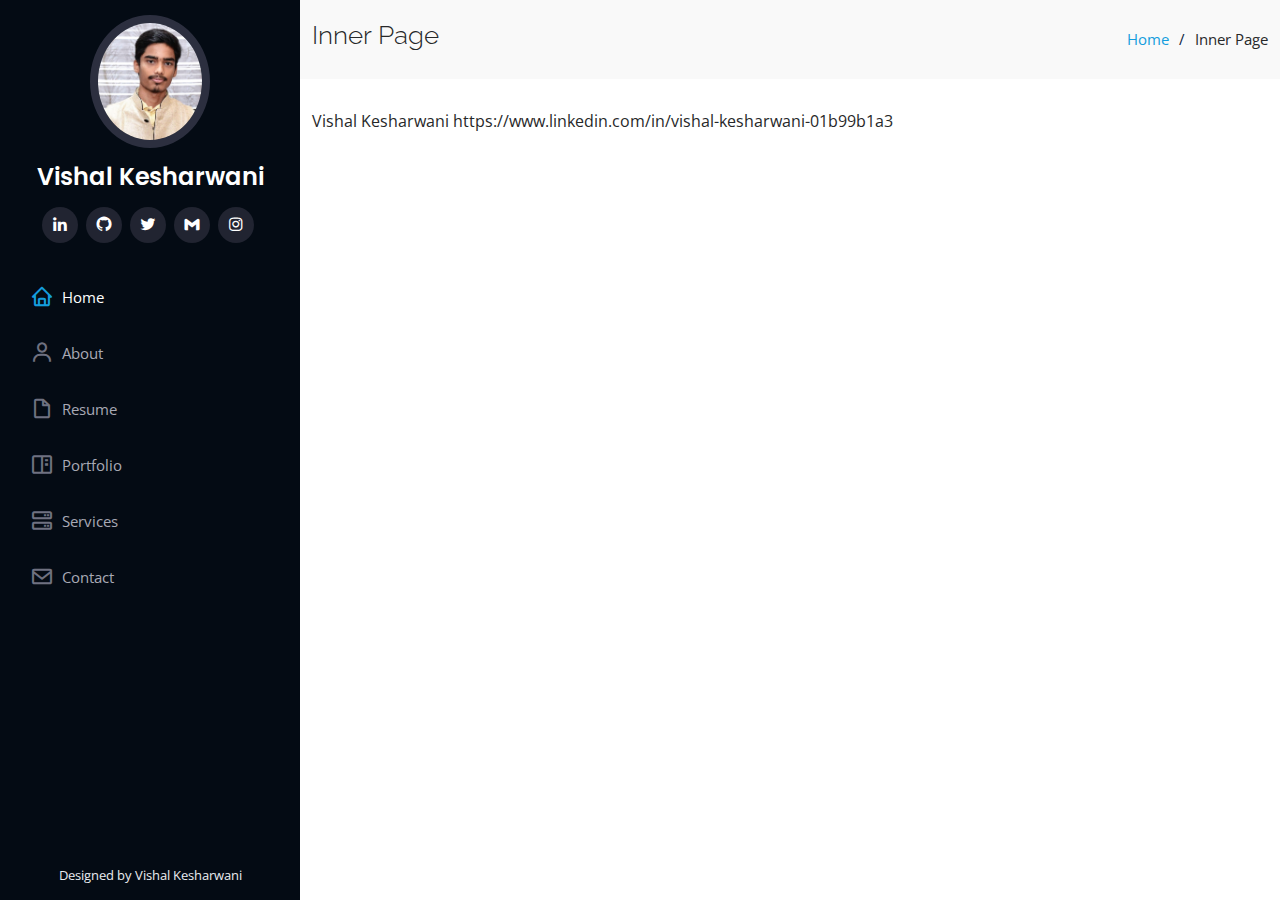
<file: inner-page.html>
<!DOCTYPE html>
<html lang="en">

<head>
  <meta charset="utf-8">
  <meta content="width=device-width, initial-scale=1.0" name="viewport">

  <title>Inner Page - Portfolio</title>
  <meta content="" name="description">
  <meta content="" name="keywords">

  <!-- Favicons -->
  <link href="img/vishal.jpg" rel="icon">
  <link href="img/apple-touch-icon.png" rel="apple-touch-icon">

  <!-- Google Fonts -->
  <link href="https://fonts.googleapis.com/css?family=Open+Sans:300,300i,400,400i,600,600i,700,700i|Raleway:300,300i,400,400i,500,500i,600,600i,700,700i|Poppins:300,300i,400,400i,500,500i,600,600i,700,700i" rel="stylesheet">

  <!-- Vendor CSS Files -->
  <link href="vendor/aos/aos.css" rel="stylesheet">
  <link href="vendor/bootstrap/css/bootstrap.min.css" rel="stylesheet">
  <link href="vendor/bootstrap-icons/bootstrap-icons.css" rel="stylesheet">
  <link href="vendor/boxicons/css/boxicons.min.css" rel="stylesheet">
  <link href="vendor/glightbox/css/glightbox.min.css" rel="stylesheet">
  <link href="vendor/swiper/swiper-bundle.min.css" rel="stylesheet">

  <!-- Template Main CSS File -->
  <link href="css/style.css" rel="stylesheet">


</head>

<body>

  <!-- ======= Mobile nav toggle button ======= -->
  <i class="bi bi-list mobile-nav-toggle d-xl-none"></i>

  <!-- ======= Header ======= -->
  <header id="header">
    <div class="d-flex flex-column">

      <div class="profile">
        <img src="img/vishal.jpg" alt="" class="img-fluid rounded-circle">
        <h1 class="text-light"><a href="index.html">Vishal Kesharwani</a></h1>
        <div class="social-links mt-3 text-center">
          <a href="https://www.linkedin.com/in/vishal-kesharwani-01b99b1a3" class="linkedin"><i class="bx bxl-linkedin"></i></a>
          <a href="https://github.com/vishal10kesharwani" class="google-plus"><i class="bx bxl-github"></i></a>
          <a href="https://mobile.twitter.com/Vishal46255005" class="twitter"><i class="bx bxl-twitter"></i></a>
          <a href="mailto:vishal10kesharwani@gmail.com" class="Gmail"><i class="bx bxl-gmail"></i></a>
          <a href="https://www.instagram.com/dev.vishalvsk" class="instagram"><i class="bx bxl-instagram"></i></a>
        </div>
      </div>

      <nav id="navbar" class="nav-menu navbar">
        <ul>
          <li><a href="#hero" class="nav-link scrollto active"><i class="bx bx-home"></i> <span>Home</span></a></li>
          <li><a href="#about" class="nav-link scrollto"><i class="bx bx-user"></i> <span>About</span></a></li>
          <li><a href="#resume" class="nav-link scrollto"><i class="bx bx-file-blank"></i> <span>Resume</span></a></li>
          <li><a href="#portfolio" class="nav-link scrollto"><i class="bx bx-book-content"></i> <span>Portfolio</span></a></li>
          <li><a href="#services" class="nav-link scrollto"><i class="bx bx-server"></i> <span>Services</span></a></li>
          <li><a href="#contact" class="nav-link scrollto"><i class="bx bx-envelope"></i> <span>Contact</span></a></li>
        </ul>
      </nav><!-- .nav-menu -->
    </div>
  </header><!-- End Header -->

  <main id="main">

    <!-- ======= Breadcrumbs ======= -->
    <section class="breadcrumbs">
      <div class="container">

        <div class="d-flex justify-content-between align-items-center">
          <h2>Inner Page</h2>
          <ol>
            <li><a href="index.html">Home</a></li>
            <li>Inner Page</li>
          </ol>
        </div>

      </div>
    </section><!-- End Breadcrumbs -->

    <section class="inner-page">
      <div class="container">
        <p>
          Vishal Kesharwani
          https://www.linkedin.com/in/vishal-kesharwani-01b99b1a3
        </p>
      </div>
    </section>

  </main><!-- End #main -->

  <!-- ======= Footer ======= -->
  <footer id="footer">
    <div class="container">
      <div class="credits">
        <!-- All the links in the footer should remain intact. -->
        <!-- You can delete the links only if you purchased the pro version. -->
        <!-- Licensing information: https://bootstrapmade.com/license/ -->
        <!-- Purchase the pro version with working PHP/AJAX contact form: https://bootstrapmade.com/iportfolio-bootstrap-portfolio-websites-template/ -->
        Designed by Vishal Kesharwani
      </div>
    </div>
  </footer><!-- End  Footer -->

  <a href="#" class="back-to-top d-flex align-items-center justify-content-center"><i class="bi bi-arrow-up-short"></i></a>

  <!-- Vendor JS Files -->
  <script src="vendor/purecounter/purecounter_vanilla.js"></script>
  <script src="vendor/aos/aos.js"></script>
  <script src="vendor/bootstrap/js/bootstrap.bundle.min.js"></script>
  <script src="vendor/glightbox/js/glightbox.min.js"></script>
  <script src="vendor/isotope-layout/isotope.pkgd.min.js"></script>
  <script src="vendor/swiper/swiper-bundle.min.js"></script>
  <script src="vendor/typed.js/typed.min.js"></script>
  <script src="vendor/waypoints/noframework.waypoints.js"></script>
  <script src="vendor/php-email-form/validate.js"></script>

  <!-- Template Main JS File -->
  <script src="js/main.js"></script>

</body>

</html>
</file>
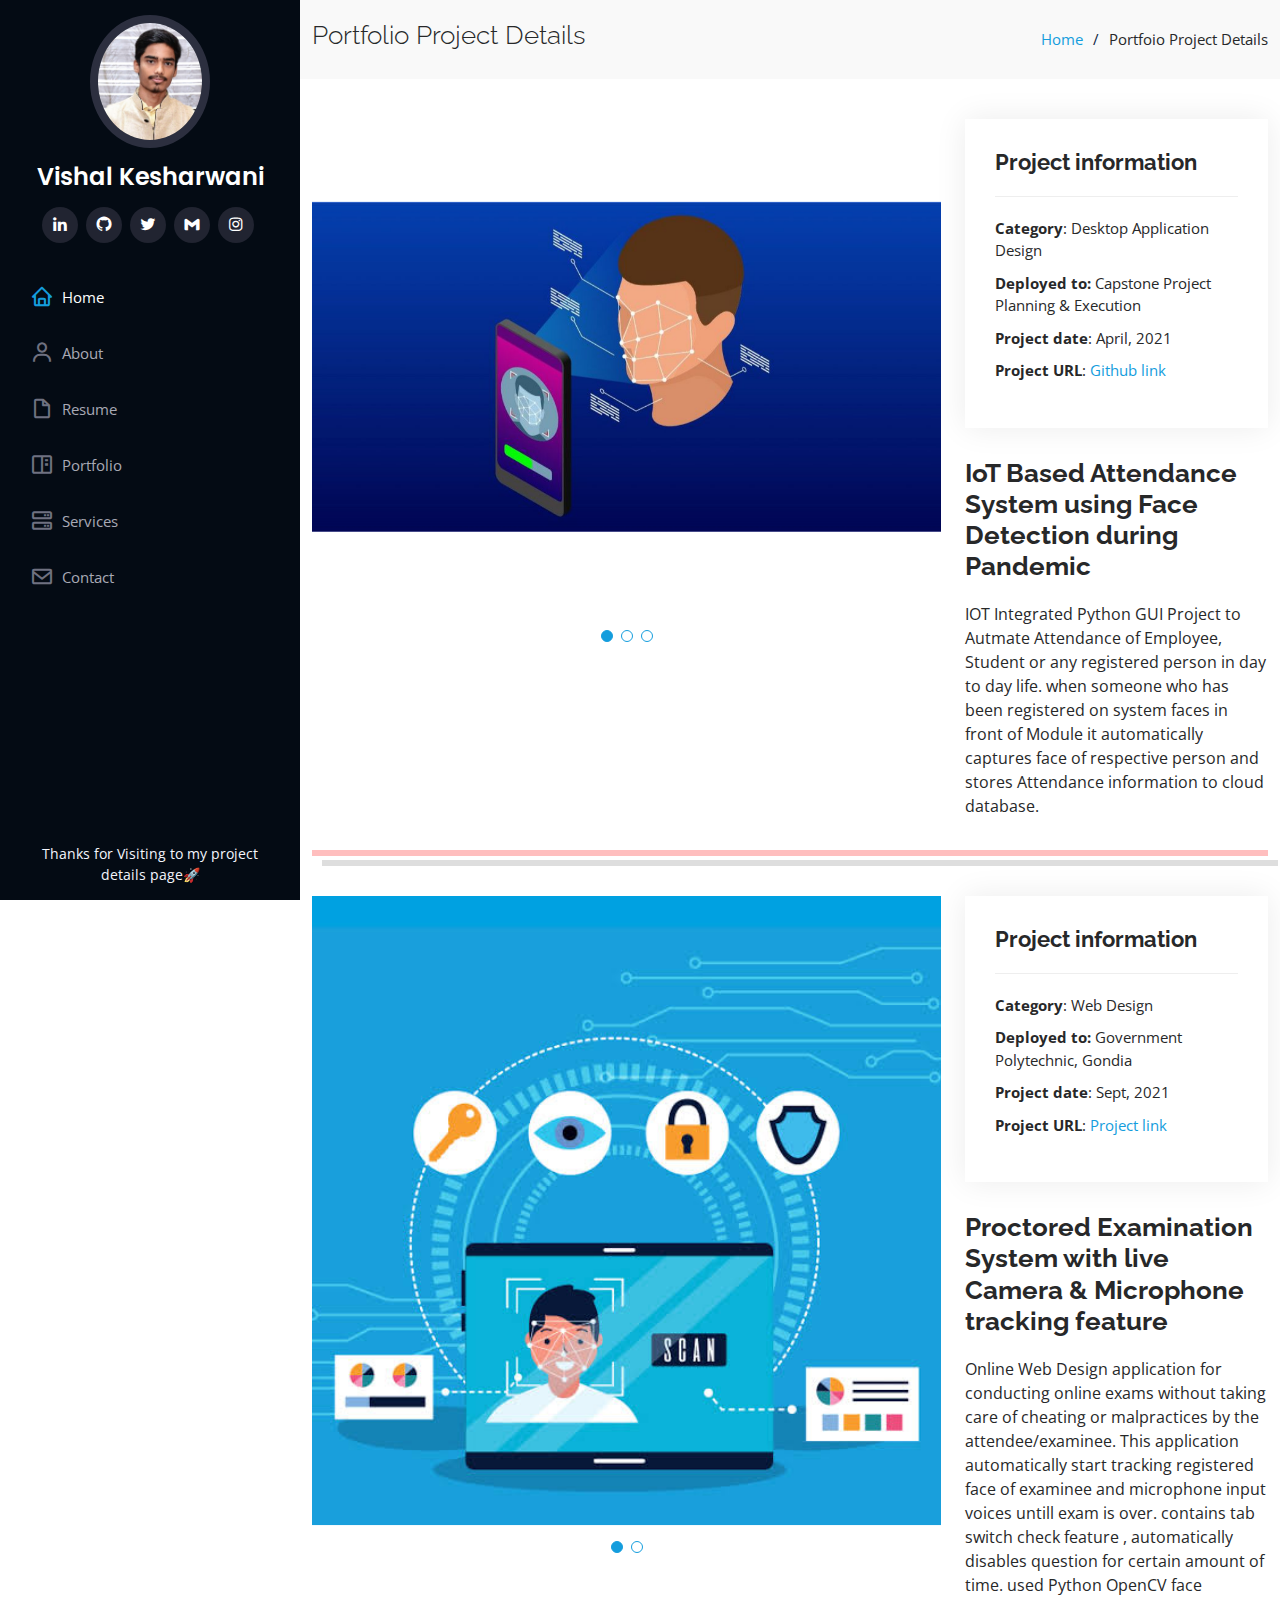
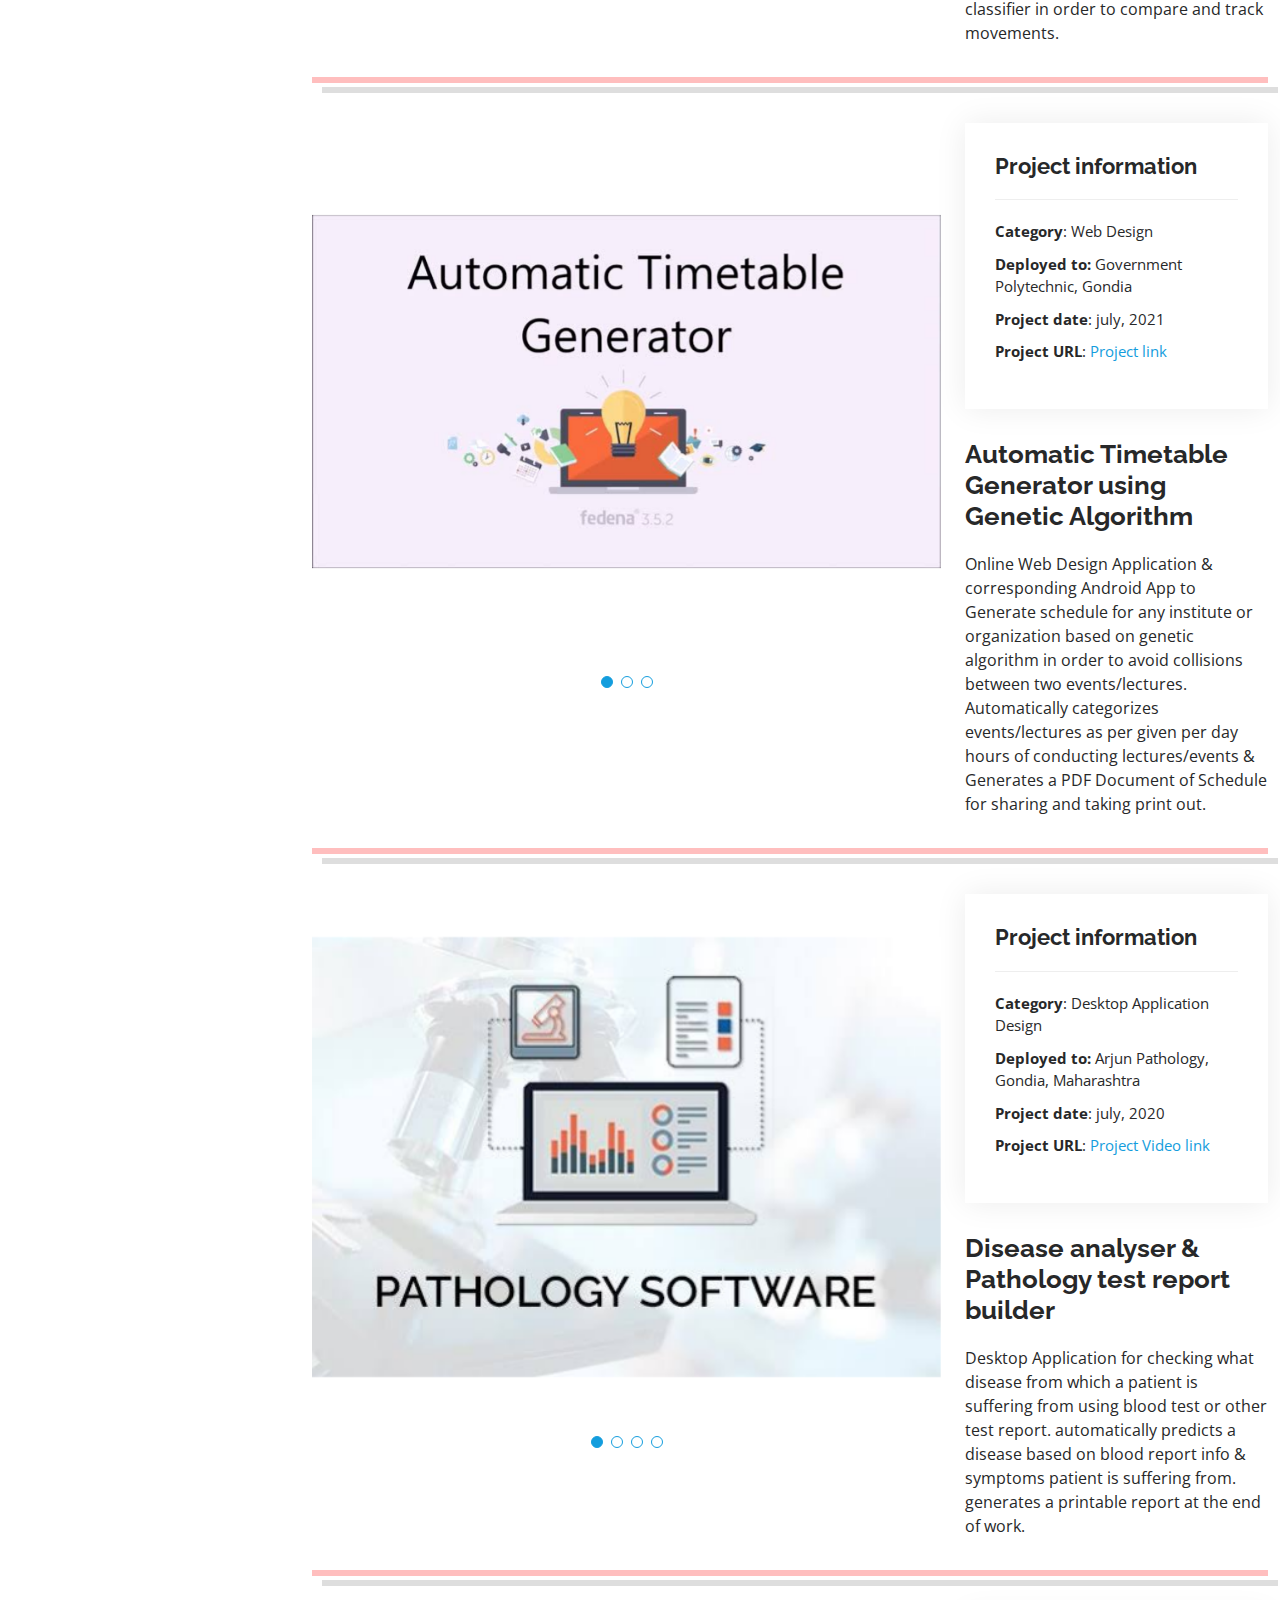
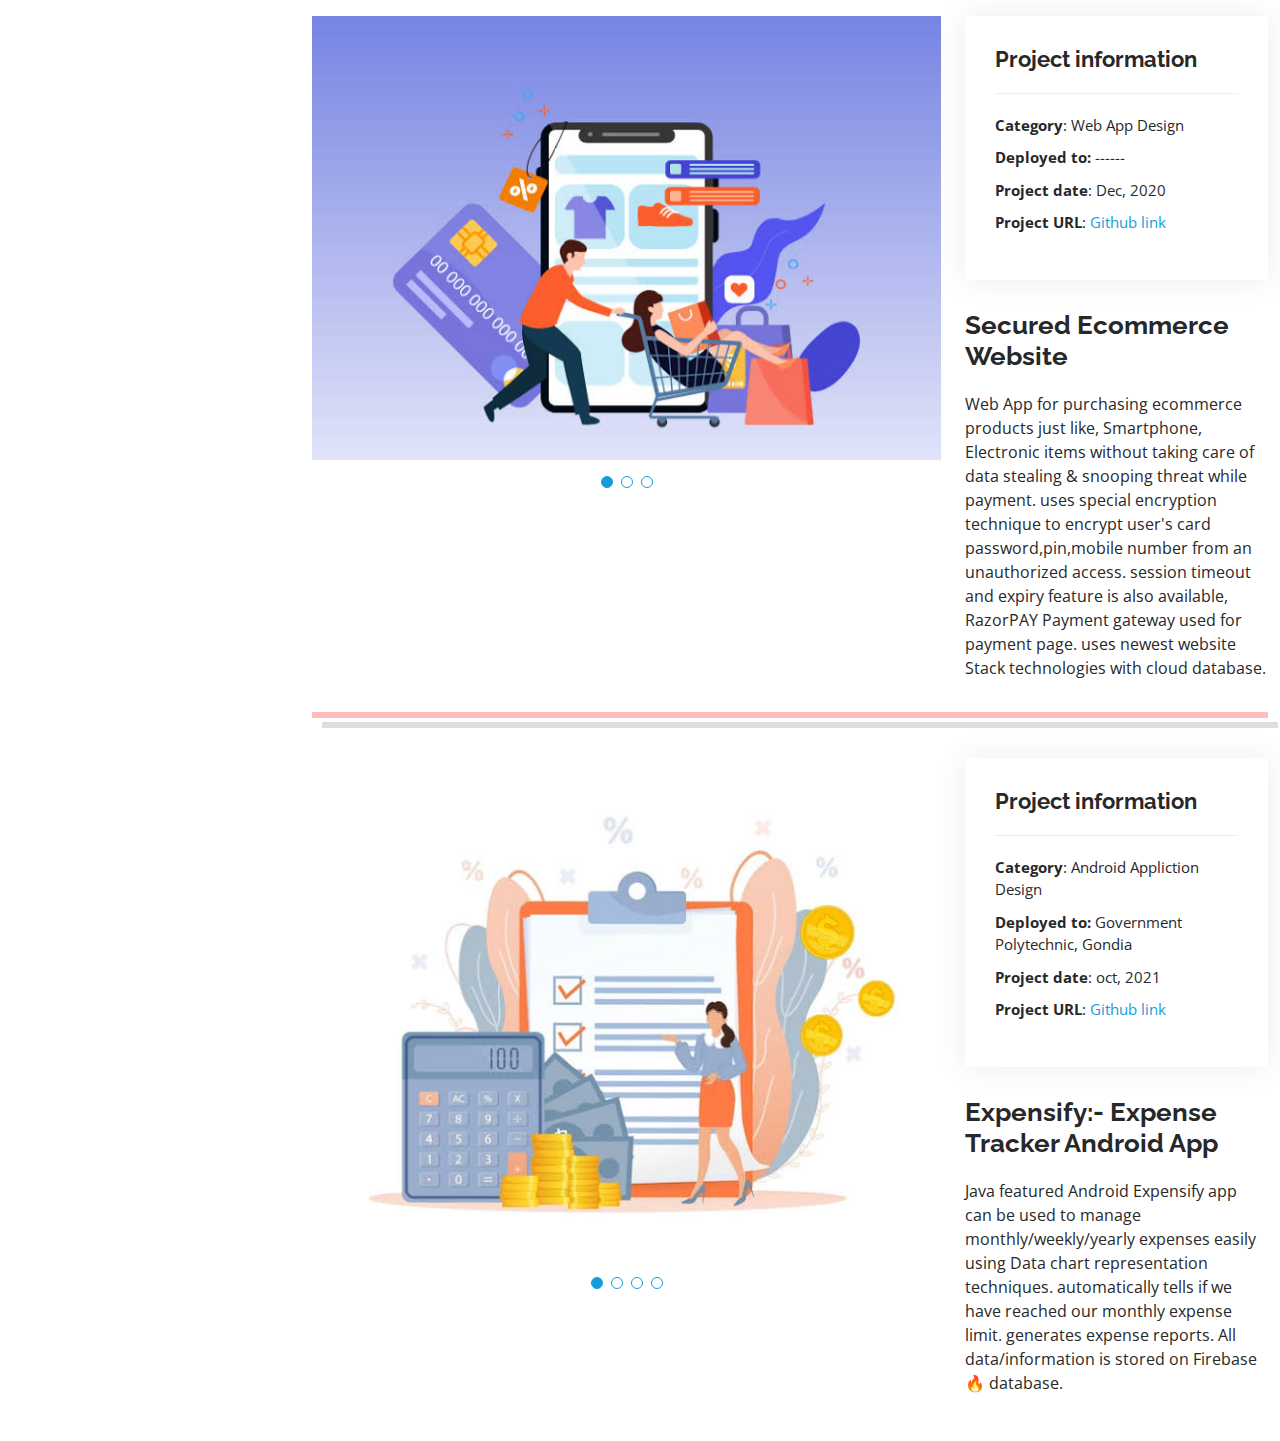
<file: portfolio-details.html>
<!DOCTYPE html>
<html lang="en">

<head>
  <meta charset="utf-8">
  <meta content="width=device-width, initial-scale=1.0" name="viewport">

  <title>Portfolio Project Details - Vishal Kesharwani</title>
  <meta content="" name="description">
  <meta content="" name="keywords">

  <!-- Favicons -->
  <link href="img/vishal.jpg" rel="icon">
  <link href="img/apple-touch-icon.png" rel="apple-touch-icon">

  <!-- Google Fonts -->
  <link href="https://fonts.googleapis.com/css?family=Open+Sans:300,300i,400,400i,600,600i,700,700i|Raleway:300,300i,400,400i,500,500i,600,600i,700,700i|Poppins:300,300i,400,400i,500,500i,600,600i,700,700i" rel="stylesheet">

  <!-- Vendor CSS Files -->
  <link href="vendor/aos/aos.css" rel="stylesheet">
  <link href="vendor/bootstrap/css/bootstrap.min.css" rel="stylesheet">
  <link href="vendor/bootstrap-icons/bootstrap-icons.css" rel="stylesheet">
  <link href="vendor/boxicons/css/boxicons.min.css" rel="stylesheet">
  <link href="vendor/glightbox/css/glightbox.min.css" rel="stylesheet">
  <link href="vendor/swiper/swiper-bundle.min.css" rel="stylesheet">

  <!-- Template Main CSS File -->
  <link href="css/style.css" rel="stylesheet">

  
</head>

<body>

  <!-- ======= Mobile nav toggle button ======= -->
  <i class="bi bi-list mobile-nav-toggle d-xl-none"></i>

  <!-- ======= Header ======= -->
  <header id="header">
    <div class="d-flex flex-column">

      <div class="profile">
        <img src="img/vishal.jpg" alt="" class="img-fluid rounded-circle">
        <h1 class="text-light"><a href="index.html">Vishal Kesharwani</a></h1>
        <div class="social-links mt-3 text-center">
          <a href="https://www.linkedin.com/in/vishal-kesharwani-01b99b1a3" class="linkedin"><i class="bx bxl-linkedin"></i></a>
          <a href="https://github.com/vishal10kesharwani" class="google-plus"><i class="bx bxl-github"></i></a>
          <a href="https://mobile.twitter.com/Vishal46255005" class="twitter"><i class="bx bxl-twitter"></i></a>
          <a href="mailto:vishal10kesharwani@gmail.com" class="Gmail"><i class="bx bxl-gmail"></i></a>
          <a href="https://www.instagram.com/dev.vishalvsk" class="instagram"><i class="bx bxl-instagram"></i></a>
        </div>
      </div>

      <nav id="navbar" class="nav-menu navbar">
        <ul>
          <li><a href="#hero" class="nav-link scrollto active"><i class="bx bx-home"></i> <span>Home</span></a></li>
          <li><a href="#about" class="nav-link scrollto"><i class="bx bx-user"></i> <span>About</span></a></li>
          <li><a href="#resume" class="nav-link scrollto"><i class="bx bx-file-blank"></i> <span>Resume</span></a></li>
          <li><a href="#portfolio" class="nav-link scrollto"><i class="bx bx-book-content"></i> <span>Portfolio</span></a></li>
          <li><a href="#services" class="nav-link scrollto"><i class="bx bx-server"></i> <span>Services</span></a></li>
          <li><a href="#contact" class="nav-link scrollto"><i class="bx bx-envelope"></i> <span>Contact</span></a></li>
        </ul>
      </nav><!-- .nav-menu -->
    </div>
  </header><!-- End Header -->

  <main id="main">
    

    <!-- ======= Breadcrumbs ======= -->
    <section id="breadcrumbs" class="breadcrumbs">
      <div class="container">

        <div class="d-flex justify-content-between align-items-center">
          <h2>Portfolio Project Details</h2>
          <ol>
            <li><a href="index.html">Home</a></li>
            <li>Portfoio Project Details</li>
          </ol>
        </div>

      </div>
    </section><!-- End Breadcrumbs -->

    <!-- ======= Portfolio Details Section ======= -->
    <section id="portfolio-details" class="portfolio-details">
      <div class="container">
        <div id="p1">

        <div class="row gy-4">

          <div class="col-lg-8">
            <div class="portfolio-details-slider swiper">
              <div class="swiper-wrapper align-items-center">

                <div class="swiper-slide">
                  <img src="img/portfolio/p1.jpg" alt="">
                </div>

                <div class="swiper-slide">
                  <img src="img/portfolio/face.png" alt="">
                </div>

                <div class="swiper-slide">
                  <img src="img/portfolio/face1.png" alt="">
                </div>

              </div>
              <div class="swiper-pagination"></div>
            </div>
          </div>

          <div class="col-lg-4">
            <div class="portfolio-info">
              <h3>Project information</h3>
              <ul>
                <li><strong>Category</strong>: Desktop Application Design</li>
                <li><strong>Deployed to: </strong>Capstone Project Planning & Execution </li>
                <li><strong>Project date</strong>: April, 2021</li>
                <li><strong>Project URL</strong>: <a href="https://github.com/vishal10kesharwani/IoT-Based-Attendance-System-using-face-detection-during-pandemic">Github link</a></li>
              </ul>
            </div>
            <div class="portfolio-description">
              <h2>IoT Based Attendance System using Face Detection during Pandemic</h2>
              <p>
                IOT Integrated Python GUI Project to Autmate Attendance of Employee, Student or any registered person in day to day life. when someone who has been registered on system faces in front of Module it automatically captures face of respective person and stores Attendance information to cloud database.
              </p>
            </div>
          </div>

        </div>
        </div>

        <hr style="width:100%; color: blue; border: 3px solid red; box-shadow: 10px 10px grey;">
        <br>
        <div id="p2">

          <div class="row gy-4">
  
            <div class="col-lg-8">
              <div class="portfolio-details-slider swiper">
                <div class="swiper-wrapper align-items-center">
  
                  <div class="swiper-slide">
                    <img src="img/portfolio/procto.jpeg" alt="">
                  </div>
  
                  <div class="swiper-slide">
                    <img src="img/portfolio/prc.png" alt="">
                  </div>
  
  
                </div>
                <div class="swiper-pagination"></div>
              </div>
            </div>
  
            <div class="col-lg-4">
              <div class="portfolio-info">
                <h3>Project information</h3>
                <ul>
                  <li><strong>Category</strong>: Web Design</li>
                  <li><strong>Deployed to: </strong>Government Polytechnic, Gondia </li>
                  <li><strong>Project date</strong>: Sept, 2021</li>
                  <li><strong>Project URL</strong>: <a href="http:/proctoredexaminationsystem.epizy.com/">Project link</a></li>
                </ul>
              </div>
              <div class="portfolio-description">
                <h2>Proctored Examination System with live Camera & Microphone tracking feature</h2>
                <p>
                  Online Web Design application for conducting online exams without taking care of cheating or malpractices by the attendee/examinee. This application automatically start tracking registered face of examinee and microphone input voices untill exam is over. contains tab switch check feature , automatically disables question for certain amount of time. used Python OpenCV face classifier in order to compare and track movements.
                </p>
              </div>
            </div>
  
          </div>
          </div>

          <hr style="width:100%; color: blue; border: 3px solid red; box-shadow: 10px 10px grey;">
        <br>
        <div id="p3">

          <div class="row gy-4">
  
            <div class="col-lg-8">
              <div class="portfolio-details-slider swiper">
                <div class="swiper-wrapper align-items-center">
  
                  <div class="swiper-slide">
                    <img src="img/portfolio/ttl.jpeg" alt="">
                  </div>
  
                  <div class="swiper-slide">
                    <img src="img/portfolio/tt.jpeg" alt="">
                  </div>
                  <div class="swiper-slide">
                    <img src="img/portfolio/tt2.png" alt="">
                  </div>
  
  
                </div>
                <div class="swiper-pagination"></div>
              </div>
            </div>
  
            <div class="col-lg-4">
              <div class="portfolio-info">
                <h3>Project information</h3>
                <ul>
                  <li><strong>Category</strong>: Web Design</li>
                  <li><strong>Deployed to: </strong>Government Polytechnic, Gondia </li>
                  <li><strong>Project date</strong>: july, 2021</li>
                  <li><strong>Project URL</strong>: <a href="http://automatictimetablegenerator.rf.gd">Project link</a></li>
                </ul>
              </div>
              <div class="portfolio-description">
                <h2>Automatic Timetable Generator using Genetic Algorithm</h2>
                <p>
                  Online Web Design Application & corresponding Android App to Generate schedule for any institute or organization based on genetic algorithm in order to avoid collisions between two events/lectures. Automatically categorizes events/lectures as per given per day hours of conducting lectures/events & Generates a PDF Document of Schedule for sharing and taking print out.
                </p>
              </div>
            </div>
  
          </div>
          </div>

          <hr style="width:100%; color: blue; border: 3px solid red; box-shadow: 10px 10px grey;">
          <br>
          <div id="p4">
  
            <div class="row gy-4">
    
              <div class="col-lg-8">
                <div class="portfolio-details-slider swiper">
                  <div class="swiper-wrapper align-items-center">
    
                    <div class="swiper-slide">
                      <img src="img/portfolio/pathologo.jpeg" alt="">
                    </div>
    
                    <div class="swiper-slide">
                      <img src="img/portfolio/path2.jpeg" alt="">
                    </div>
                    <div class="swiper-slide">
                      <img src="img/portfolio/path3.jpeg" alt="">
                    </div>

                    <div class="swiper-slide">
                      <img src="img/portfolio/patho.jpeg" alt="">
                    </div>
    
    
                  </div>
                  <div class="swiper-pagination"></div>
                </div>
              </div>
    
              <div class="col-lg-4">
                <div class="portfolio-info">
                  <h3>Project information</h3>
                  <ul>
                    <li><strong>Category</strong>: Desktop Application Design</li>
                    <li><strong>Deployed to: </strong>Arjun Pathology, Gondia, Maharashtra </li>
                    <li><strong>Project date</strong>: july, 2020</li>
                    <li><strong>Project URL</strong>: <a href="https://youtu.be/k80I46DA93s/">Project Video link</a></li>
                  </ul>
                </div>
                <div class="portfolio-description">
                  <h2>Disease analyser & Pathology test report builder</h2>
                  <p>
                    Desktop Application for checking what disease from which a patient is suffering from using blood test or other test report. automatically predicts a disease based on blood report info & symptoms patient is suffering from. generates a printable report at the end of work.
                  </p>
                </div>
              </div>
    
            </div>
            </div>

            <hr style="width:100%; color: blue; border: 3px solid red; box-shadow: 10px 10px grey;">
          <br>
          <div id="p5">
  
            <div class="row gy-4">
    
              <div class="col-lg-8">
                <div class="portfolio-details-slider swiper">
                  <div class="swiper-wrapper align-items-center">
    
                    <div class="swiper-slide">
                      <img src="img/portfolio/ecom.jpeg" alt="">
                    </div>
    
                    <div class="swiper-slide">
                      <img src="img/portfolio/ecom1.jpeg" alt="">
                    </div>
                    <div class="swiper-slide">
                      <img src="img/portfolio/ecoml.jpeg" alt="">
                    </div>
                  </div>
                  <div class="swiper-pagination"></div>
                </div>
              </div>
    
              <div class="col-lg-4">
                <div class="portfolio-info">
                  <h3>Project information</h3>
                  <ul>
                    <li><strong>Category</strong>: Web App Design</li>
                    <li><strong>Deployed to: </strong>------ </li>
                    <li><strong>Project date</strong>: Dec, 2020</li>
                    <li><strong>Project URL</strong>: <a href="https://github.com/vishal10kesharwani/Ecommerce-Website_free_from_scripting_attacks">Github link</a></li>
                  </ul>
                </div>
                <div class="portfolio-description">
                  <h2>Secured Ecommerce Website </h2>
                  <p>
                    Web App for purchasing ecommerce products just like, Smartphone, Electronic items without taking care of data stealing & snooping threat while payment. uses special encryption technique to encrypt user's card password,pin,mobile number from an unauthorized access. session timeout and expiry feature is also available, RazorPAY Payment gateway used for payment page. uses newest website Stack technologies with cloud database.
                  </p>
                </div>
              </div>
    
            </div>
            </div>

            <hr style="width:100%; color: blue; border: 3px solid red; box-shadow: 10px 10px grey;">
          <br>
          <div id="p6">
  
            <div class="row gy-4">
    
              <div class="col-lg-8">
                <div class="portfolio-details-slider swiper">
                  <div class="swiper-wrapper align-items-center">
    
                    <div class="swiper-slide">
                      <img src="img/portfolio/expl.jpeg" alt="">
                    </div>
    
                    <div class="swiper-slide">
                      <img src="img/portfolio/exp2.jpeg" alt="">
                    </div>
                    <div class="swiper-slide">
                      <img src="img/portfolio/exp3.jpeg" alt="">
                    </div>

                    <div class="swiper-slide">
                      <img src="img/portfolio/exp4.jpeg" alt="">
                    </div>
    
    
                  </div>
                  <div class="swiper-pagination"></div>
                </div>
              </div>
    
              <div class="col-lg-4">
                <div class="portfolio-info">
                  <h3>Project information</h3>
                  <ul>
                    <li><strong>Category</strong>: Android Appliction Design</li>
                    <li><strong>Deployed to: </strong>Government Polytechnic, Gondia</li>
                    <li><strong>Project date</strong>: oct, 2021</li>
                    <li><strong>Project URL</strong>: <a href="https://github.com/vishal10kesharwani/Expensify_Android_App">Github link</a></li>
                  </ul>
                </div>
                <div class="portfolio-description">
                  <h2>Expensify:- Expense Tracker Android App</h2>
                  <p>
                    Java featured Android Expensify app can be used to manage monthly/weekly/yearly expenses easily using Data chart representation techniques. automatically tells if we have reached our monthly expense limit. generates expense reports. All data/information  is stored on Firebase🔥 database.
                  </p>
                </div>
              </div>
    
            </div>
            </div>

          
  

      </div>
    </section><!-- End Portfolio Details Section -->

  </main><!-- End #main -->

  <!-- ======= Footer ======= -->
  <footer id="footer">
    <div class="container">
      <div class="copyright">
       Thanks for Visiting to my project details page<strong><span>🚀</span></strong>
      </div>
      
    </div>
  </footer><!-- End  Footer -->

  <a href="#" class="back-to-top d-flex align-items-center justify-content-center"><i class="bi bi-arrow-up-short"></i></a>

  <!-- Vendor JS Files -->
  <script src="vendor/purecounter/purecounter_vanilla.js"></script>
  <script src="vendor/aos/aos.js"></script>
  <script src="vendor/bootstrap/js/bootstrap.bundle.min.js"></script>
  <script src="vendor/glightbox/js/glightbox.min.js"></script>
  <script src="vendor/isotope-layout/isotope.pkgd.min.js"></script>
  <script src="vendor/swiper/swiper-bundle.min.js"></script>
  <script src="vendor/typed.js/typed.min.js"></script>
  <script src="vendor/waypoints/noframework.waypoints.js"></script>
  <script src="vendor/php-email-form/validate.js"></script>

  <!-- Template Main JS File -->
  <script src="js/main.js"></script>

</body>

</html>
</file>
<file: css/style.css>
body {
  font-family: "Open Sans", sans-serif;
  color: #272829;
}

a {
  color: #149ddd;
  text-decoration: none;
}

a:hover {
  color: #37b3ed;
  text-decoration: none;
}

h1,
h2,
h3,
h4,
h5,
h6 {
  font-family: "Raleway", sans-serif;
}

/*--------------------------------------------------------------
# Back to top button
--------------------------------------------------------------*/
.back-to-top {
  position: fixed;
  visibility: hidden;
  opacity: 0;
  right: 15px;
  bottom: 15px;
  z-index: 996;
  background: #149ddd;
  width: 40px;
  height: 40px;
  border-radius: 50px;
  transition: all 0.4s;
}

.back-to-top i {
  font-size: 28px;
  color: #fff;
  line-height: 0;
}

.back-to-top:hover {
  background: #2eafec;
  color: #fff;
}

.back-to-top.active {
  visibility: visible;
  opacity: 1;
}

/*--------------------------------------------------------------
# Header
--------------------------------------------------------------*/
#header {
  position: fixed;
  top: 0;
  left: 0;
  bottom: 0;
  width: 300px;
  transition: all ease-in-out 0.5s;
  z-index: 9997;
  transition: all 0.5s;
  padding: 0 15px;
  background: #040b14;
  overflow-y: auto;
}

#header .profile img {
  margin: 15px auto;
  display: block;
  width: 120px;
  border: 8px solid #2c2f3f;
}

#header .profile h1 {
  font-size: 24px;
  margin: 0;
  padding: 0;
  font-weight: 600;
  -moz-text-align-last: center;
  text-align-last: center;
  font-family: "Poppins", sans-serif;
}

#header .profile h1 a,
#header .profile h1 a:hover {
  color: #fff;
  text-decoration: none;
}

#header .profile .social-links a {
  font-size: 18px;
  display: inline-block;
  background: #212431;
  color: #fff;
  line-height: 1;
  padding: 8px 0;
  margin-right: 4px;
  border-radius: 50%;
  text-align: center;
  width: 36px;
  height: 36px;
  transition: 0.3s;
}

#header .profile .social-links a:hover {
  background: #149ddd;
  color: #fff;
  text-decoration: none;
}

#main {
  margin-left: 300px;
}

@media (max-width: 1199px) {
  #header {
    left: -300px;
  }

  #main {
    margin-left: 0;
  }
}

/*--------------------------------------------------------------
# Navigation Menu
--------------------------------------------------------------*/
/* Desktop Navigation */
.nav-menu {
  padding: 30px 0 0 0;
}

.nav-menu * {
  margin: 0;
  padding: 0;
  list-style: none;
}

.nav-menu>ul>li {
  position: relative;
  white-space: nowrap;
}

.nav-menu a,
.nav-menu a:focus {
  display: flex;
  align-items: center;
  color: #a8a9b4;
  padding: 12px 15px;
  margin-bottom: 8px;
  transition: 0.3s;
  font-size: 15px;
}

.nav-menu a i,
.nav-menu a:focus i {
  font-size: 24px;
  padding-right: 8px;
  color: #6f7180;
}

.nav-menu a:hover,
.nav-menu .active,
.nav-menu .active:focus,
.nav-menu li:hover>a {
  text-decoration: none;
  color: #fff;
}

.nav-menu a:hover i,
.nav-menu .active i,
.nav-menu .active:focus i,
.nav-menu li:hover>a i {
  color: #149ddd;
}

/* Mobile Navigation */
.mobile-nav-toggle {
  position: fixed;
  right: 15px;
  top: 15px;
  z-index: 9998;
  border: 0;
  font-size: 24px;
  transition: all 0.4s;
  outline: none !important;
  background-color: #149ddd;
  color: #fff;
  width: 40px;
  height: 40px;
  display: inline-flex;
  align-items: center;
  justify-content: center;
  line-height: 0;
  border-radius: 50px;
  cursor: pointer;
}

.mobile-nav-active {
  overflow: hidden;
}

.mobile-nav-active #header {
  left: 0;
}

/*--------------------------------------------------------------
# Hero Section
--------------------------------------------------------------*/
#hero {
  width: 100%;
  height: 100vh;
  background: url("../img/vishal.jpg") no-repeat center center fixed;
  background-size: cover;
 
}

#hero:before {
  content: "";
  background: rgba(5, 13, 24, 0.3);
  position: absolute;
  bottom: 0;
  top: 0;
  left: 0;
  right: 0;
  z-index: 1;
}

#hero .hero-container {
  position: relative;
  z-index: 2;
  min-width: 300px;
}

#hero h1 {
  margin: 0 0 10px 0;
  font-size: 64px;
  font-weight: 700;
  line-height: 56px;
  color: #fff;
}

#hero p {
  color: #fff;
  margin-bottom: 50px;
  font-size: 26px;
  font-family: "Poppins", sans-serif;
}

#hero p span {
  color: #fff;
  padding-bottom: 4px;
  letter-spacing: 1px;
  border-bottom: 3px solid #149ddd;
}

@media (min-width: 1024px) {
  #hero {
    background-attachment:fixed;
  }
}

@media (max-width: 768px) {
  #hero h1 {
    font-size: 28px;
    line-height: 36px;
    margin-left: 24px;
  }

  #hero h2 {
    font-size: 18px;
    line-height: 24px;
    margin-bottom: 30px;
  }

  #hero p{
    font-size: medium;
    margin-left: 24px;
  }
}

/*--------------------------------------------------------------
# Sections General
--------------------------------------------------------------*/
section {
  padding: 30px 0;
  overflow: hidden;
}

.section-bg {
  background: #f5f8fd;
}

.section-title {
  padding-bottom: 30px;
}

.section-title h2 {
  font-size: 32px;
  font-weight: bold;
  margin-bottom: 20px;
  padding-bottom: 20px;
  position: relative;
  color: #173b6c;
}

.section-title h2::after {
  content: "";
  position: absolute;
  display: block;
  width: 50px;
  height: 3px;
  background: #149ddd;
  bottom: 0;
  left: 0;
}

.section-title p {
  margin-bottom: 0;
}

/*--------------------------------------------------------------
# About
--------------------------------------------------------------*/
.about .content h3 {
  font-weight: 700;
  font-size: 26px;
  color: #173b6c;
}

.about .content ul {
  list-style: none;
  padding: 0;
}

.about .content ul li {
  margin-bottom: 20px;
  display: flex;
  align-items: center;
}

.about .content ul strong {
  margin-right: 10px;
}

.about .content ul i {
  font-size: 16px;
  margin-right: 5px;
  color: #149ddd;
  line-height: 0;
}

.about .content p:last-child {
  margin-bottom: 0;
}

/*--------------------------------------------------------------
# Facts
--------------------------------------------------------------*/
.facts {
  padding-bottom: 30px;
}

.facts .count-box {
  padding: 30px;
  width: 100%;
}

.facts .count-box i {
  display: block;
  font-size: 44px;
  color: #149ddd;
  float: left;
  line-height: 0;
}

.facts .count-box span {
  font-size: 48px;
  line-height: 40px;
  display: block;
  font-weight: 700;
  color: #050d18;
  margin-left: 60px;
}

.facts .count-box p {
  padding: 15px 0 0 0;
  margin: 0 0 0 60px;
  font-family: "Raleway", sans-serif;
  font-size: 14px;
  color: #122f57;
}

.facts .count-box a {
  font-weight: 600;
  display: block;
  margin-top: 20px;
  color: #122f57;
  font-size: 15px;
  font-family: "Poppins", sans-serif;
  transition: ease-in-out 0.3s;
}

.facts .count-box a:hover {
  color: #1f5297;
}

/*--------------------------------------------------------------
# Akills
--------------------------------------------------------------*/
.skills .progress {
  height: 60px;
  display: block;
  background: none;
  border-radius: 0;
}

.skills .progress .skill {
  padding: 0;
  margin: 0 0 6px 0;
  text-transform: uppercase;
  display: block;
  font-weight: 600;
  font-family: "Poppins", sans-serif;
  color: #050d18;
}

.skills .progress .skill .val {
  float: right;
  font-style: normal;
}

.skills .progress-bar-wrap {
  background: #dce8f8;
  height: 10px;
}

.skills .progress-bar {
  width: 1px;
  height: 10px;
  transition: 0.9s;
  background-color: #149ddd;
}

/*--------------------------------------------------------------
# Resume
--------------------------------------------------------------*/
.resume .resume-title {
  font-size: 26px;
  font-weight: 700;
  margin-top: 20px;
  margin-bottom: 20px;
  color: #050d18;
}

.resume .resume-item {
  padding: 0 0 20px 20px;
  margin-top: -2px;
  border-left: 2px solid #1f5297;
  position: relative;
}

.resume .resume-item h4 {
  line-height: 18px;
  font-size: 18px;
  font-weight: 600;
  text-transform: uppercase;
  font-family: "Poppins", sans-serif;
  color: #050d18;
  margin-bottom: 10px;
}

.resume .resume-item h5 {
  font-size: 16px;
  background: #e4edf9;
  padding: 5px 15px;
  display: inline-block;
  font-weight: 600;
  margin-bottom: 10px;
}

.resume .resume-item ul {
  padding-left: 20px;
}

.resume .resume-item ul li {
  padding-bottom: 10px;
}

.resume .resume-item:last-child {
  padding-bottom: 0;
}

.resume .resume-item::before {
  content: "";
  position: absolute;
  width: 16px;
  height: 16px;
  border-radius: 50px;
  left: -9px;
  top: 0;
  background: #fff;
  border: 2px solid #1f5297;
}

/*--------------------------------------------------------------
# Portfolio
--------------------------------------------------------------*/
.portfolio .portfolio-item {
  margin-bottom: 30px;
}

.portfolio #portfolio-flters {
  padding: 0;
  margin: 0 auto 35px auto;
  list-style: none;
  text-align: center;
  background: #fff;
  border-radius: 50px;
  padding: 2px 15px;
}

.portfolio #portfolio-flters li {
  cursor: pointer;
  display: inline-block;
  padding: 10px 15px 8px 15px;
  font-size: 14px;
  font-weight: 600;
  line-height: 1;
  text-transform: uppercase;
  color: #272829;
  margin-bottom: 5px;
  transition: all 0.3s ease-in-out;
}

.portfolio #portfolio-flters li:hover,
.portfolio #portfolio-flters li.filter-active {
  color: #149ddd;
}

.portfolio #portfolio-flters li:last-child {
  margin-right: 0;
}

.portfolio .portfolio-wrap {
  transition: 0.3s;
  position: relative;
  overflow: hidden;
  z-index: 1;
}

.portfolio .portfolio-wrap::before {
  content: "";
  background: rgba(255, 255, 255, 0.5);
  position: absolute;
  left: 0;
  right: 0;
  top: 0;
  bottom: 0;
  transition: all ease-in-out 0.3s;
  z-index: 2;
  opacity: 0;
}

.portfolio .portfolio-wrap .portfolio-links {
  opacity: 1;
  left: 0;
  right: 0;
  bottom: -60px;
  z-index: 3;
  position: absolute;
  transition: all ease-in-out 0.3s;
  display: flex;
  justify-content: center;
}

.portfolio .portfolio-wrap .portfolio-links a {
  color: #fff;
  font-size: 28px;
  text-align: center;
  background: rgba(20, 157, 221, 0.75);
  transition: 0.3s;
  width: 50%;
}

.portfolio .portfolio-wrap .portfolio-links a:hover {
  background: rgba(20, 157, 221, 0.95);
}

.portfolio .portfolio-wrap .portfolio-links a+a {
  border-left: 1px solid #37b3ed;
}

.portfolio .portfolio-wrap:hover::before {
  top: 0;
  left: 0;
  right: 0;
  bottom: 0;
  opacity: 1;
}

.portfolio .portfolio-wrap:hover .portfolio-links {
  opacity: 1;
  bottom: 0;
}

/*--------------------------------------------------------------
# Portfolio Details
--------------------------------------------------------------*/
.portfolio-details {
  padding-top: 40px;
}

.portfolio-details .portfolio-details-slider img {
  width: 100%;
}

.portfolio-details .portfolio-details-slider .swiper-pagination {
  margin-top: 20px;
  position: relative;
}

.portfolio-details .portfolio-details-slider .swiper-pagination .swiper-pagination-bullet {
  width: 12px;
  height: 12px;
  background-color: #fff;
  opacity: 1;
  border: 1px solid #149ddd;
}

.portfolio-details .portfolio-details-slider .swiper-pagination .swiper-pagination-bullet-active {
  background-color: #149ddd;
}

.portfolio-details .portfolio-info {
  padding: 30px;
  box-shadow: 0px 0 30px rgba(5, 13, 24, 0.08);
}

.portfolio-details .portfolio-info h3 {
  font-size: 22px;
  font-weight: 700;
  margin-bottom: 20px;
  padding-bottom: 20px;
  border-bottom: 1px solid #eee;
}

.portfolio-details .portfolio-info ul {
  list-style: none;
  padding: 0;
  font-size: 15px;
}

.portfolio-details .portfolio-info ul li+li {
  margin-top: 10px;
}

.portfolio-details .portfolio-description {
  padding-top: 30px;
}

.portfolio-details .portfolio-description h2 {
  font-size: 26px;
  font-weight: 700;
  margin-bottom: 20px;
}

.portfolio-details .portfolio-description p {
  padding: 0;
}

/*--------------------------------------------------------------
# Services
--------------------------------------------------------------*/
.services .icon-box {
  margin-bottom: 20px;
}

.services .icon {
  float: left;
  display: flex;
  align-items: center;
  justify-content: center;
  width: 54px;
  height: 54px;
  background: #149ddd;
  border-radius: 50%;
  transition: 0.5s;
  border: 1px solid #149ddd;
}

.services .icon i {
  color: #fff;
  font-size: 24px;
  line-height: 0;
}

.services .icon-box:hover .icon {
  background: #fff;
}

.services .icon-box:hover .icon i {
  color: #149ddd;
}

.services .title {
  margin-left: 80px;
  font-weight: 700;
  margin-bottom: 15px;
  font-size: 18px;
}

.services .title a {
  color: #343a40;
}

.services .title a:hover {
  color: #149ddd;
}

.services .description {
  margin-left: 80px;
  line-height: 24px;
  font-size: 14px;
}

/*--------------------------------------------------------------
# Testimonials
--------------------------------------------------------------*/
.testimonials .testimonials-carousel,
.testimonials .testimonials-slider {
  overflow: hidden;
}

.testimonials .testimonial-item {
  box-sizing: content-box;
  text-align: center;
  min-height: 320px;
}

.testimonials .testimonial-item .testimonial-img {
  width: 90px;
  border-radius: 50%;
  margin: 0 auto;
}

.testimonials .testimonial-item h3 {
  font-size: 18px;
  font-weight: bold;
  margin: 10px 0 5px 0;
  color: #111;
}

.testimonials .testimonial-item h4 {
  font-size: 14px;
  color: #999;
  margin: 0;
}

.testimonials .testimonial-item .quote-icon-left,
.testimonials .testimonial-item .quote-icon-right {
  color: #c3e8fa;
  font-size: 26px;
}

.testimonials .testimonial-item .quote-icon-left {
  display: inline-block;
  left: -5px;
  position: relative;
}

.testimonials .testimonial-item .quote-icon-right {
  display: inline-block;
  right: -5px;
  position: relative;
  top: 10px;
}

.testimonials .testimonial-item p {
  font-style: italic;
  margin: 0 15px 15px 15px;
  padding: 20px;
  background: #fff;
  position: relative;
  margin-bottom: 35px;
  border-radius: 6px;
  box-shadow: 0px 2px 15px rgba(0, 0, 0, 0.1);
}

.testimonials .testimonial-item p::after {
  content: "";
  width: 0;
  height: 0;
  border-top: 20px solid #fff;
  border-right: 20px solid transparent;
  border-left: 20px solid transparent;
  position: absolute;
  bottom: -20px;
  left: calc(50% - 20px);
}

.testimonials .swiper-pagination {
  margin-top: 20px;
  position: relative;
}

.testimonials .swiper-pagination .swiper-pagination-bullet {
  width: 12px;
  height: 12px;
  background-color: #fff;
  opacity: 1;
  border: 1px solid #149ddd;
}

.testimonials .swiper-pagination .swiper-pagination-bullet-active {
  background-color: #149ddd;
}

/*--------------------------------------------------------------
# Contact
--------------------------------------------------------------*/
.contact {
  padding-bottom: 130px;
}

.contact .info {
  padding: 30px;
  background: #fff;
  width: 100%;
  box-shadow: 0 0 24px 0 rgba(0, 0, 0, 0.12);
}

.contact .info i {
  font-size: 20px;
  color: #149ddd;
  float: left;
  width: 44px;
  height: 44px;
  background: #dff3fc;
  display: flex;
  justify-content: center;
  align-items: center;
  border-radius: 50px;
  transition: all 0.3s ease-in-out;
}

.contact .info h4 {
  padding: 0 0 0 60px;
  font-size: 22px;
  font-weight: 600;
  margin-bottom: 5px;
  color: #050d18;
}

.contact .info p {
  padding: 0 0 10px 60px;
  margin-bottom: 20px;
  font-size: 14px;
  color: #173b6c;
}

.contact .info .email p {
  padding-top: 5px;
}

.contact .info .social-links {
  padding-left: 60px;
}

.contact .info .social-links a {
  font-size: 18px;
  display: inline-block;
  background: #333;
  color: #fff;
  line-height: 1;
  padding: 8px 0;
  border-radius: 50%;
  text-align: center;
  width: 36px;
  height: 36px;
  transition: 0.3s;
  margin-right: 10px;
}

.contact .info .social-links a:hover {
  background: #149ddd;
  color: #fff;
}

.contact .info .email:hover i,
.contact .info .address:hover i,
.contact .info .phone:hover i {
  background: #149ddd;
  color: #fff;
}

.contact .php-email-form {
  width: 100%;
  padding: 30px;
  background: #fff;
  box-shadow: 0 0 24px 0 rgba(0, 0, 0, 0.12);
}

.contact .php-email-form .form-group {
  padding-bottom: 8px;
}

.contact .php-email-form .validate {
  display: none;
  color: red;
  margin: 0 0 15px 0;
  font-weight: 400;
  font-size: 13px;
}

.contact .php-email-form .error-message {
  display: none;
  color: #fff;
  background: #ed3c0d;
  text-align: left;
  padding: 15px;
  font-weight: 600;
}

.contact .php-email-form .error-message br+br {
  margin-top: 25px;
}

.contact .php-email-form .sent-message {
  display: none;
  color: #fff;
  background: #18d26e;
  text-align: center;
  padding: 15px;
  font-weight: 600;
}

.contact .php-email-form .loading {
  display: none;
  background: #fff;
  text-align: center;
  padding: 15px;
}

.contact .php-email-form .loading:before {
  content: "";
  display: inline-block;
  border-radius: 50%;
  width: 24px;
  height: 24px;
  margin: 0 10px -6px 0;
  border: 3px solid #18d26e;
  border-top-color: #eee;
  -webkit-animation: animate-loading 1s linear infinite;
  animation: animate-loading 1s linear infinite;
}

.contact .php-email-form .form-group {
  margin-bottom: 15px;
}

.contact .php-email-form label {
  padding-bottom: 8px;
}

.contact .php-email-form input,
.contact .php-email-form textarea {
  border-radius: 0;
  box-shadow: none;
  font-size: 14px;
}

.contact .php-email-form input {
  height: 44px;
}

.contact .php-email-form textarea {
  padding: 10px 15px;
}

.contact .php-email-form button[type=submit] {
  background: #149ddd;
  border: 0;
  padding: 10px 24px;
  color: #fff;
  transition: 0.4s;
  border-radius: 4px;
}

.contact .php-email-form button[type=submit]:hover {
  background: #37b3ed;
}

@-webkit-keyframes animate-loading {
  0% {
    transform: rotate(0deg);
  }

  100% {
    transform: rotate(360deg);
  }
}

@keyframes animate-loading {
  0% {
    transform: rotate(0deg);
  }

  100% {
    transform: rotate(360deg);
  }
}

/*--------------------------------------------------------------
# Breadcrumbs
--------------------------------------------------------------*/
.breadcrumbs {
  padding: 20px 0;
  background: #f9f9f9;
}

.breadcrumbs h2 {
  font-size: 26px;
  font-weight: 300;
}

.breadcrumbs ol {
  display: flex;
  flex-wrap: wrap;
  list-style: none;
  padding: 0;
  margin: 0;
  font-size: 15px;
}

.breadcrumbs ol li+li {
  padding-left: 10px;
}

.breadcrumbs ol li+li::before {
  display: inline-block;
  padding-right: 10px;
  color: #0e2442;
  content: "/";
}

@media (max-width: 768px) {
  .breadcrumbs .d-flex {
    display: block !important;
  }

  .breadcrumbs ol {
    display: block;
  }

  .breadcrumbs ol li {
    display: inline-block;
  }
}

/*--------------------------------------------------------------
# Footer
--------------------------------------------------------------*/
#footer {
  padding: 15px;
  color: #f4f6fd;
  font-size: 14px;
  position: fixed;
  left: 0;
  bottom: 0;
  width: 300px;
  z-index: 9999;
  background: #040b14;
}

#footer .copyright {
  text-align: center;
}

#footer .credits {
  padding-top: 5px;
  text-align: center;
  font-size: 13px;
  color: #eaebf0;
}

@media (max-width: 1199px) {
  #footer {
    position: static;
    width: auto;
    padding-right: 20px 15px;
  }
}
</file>
